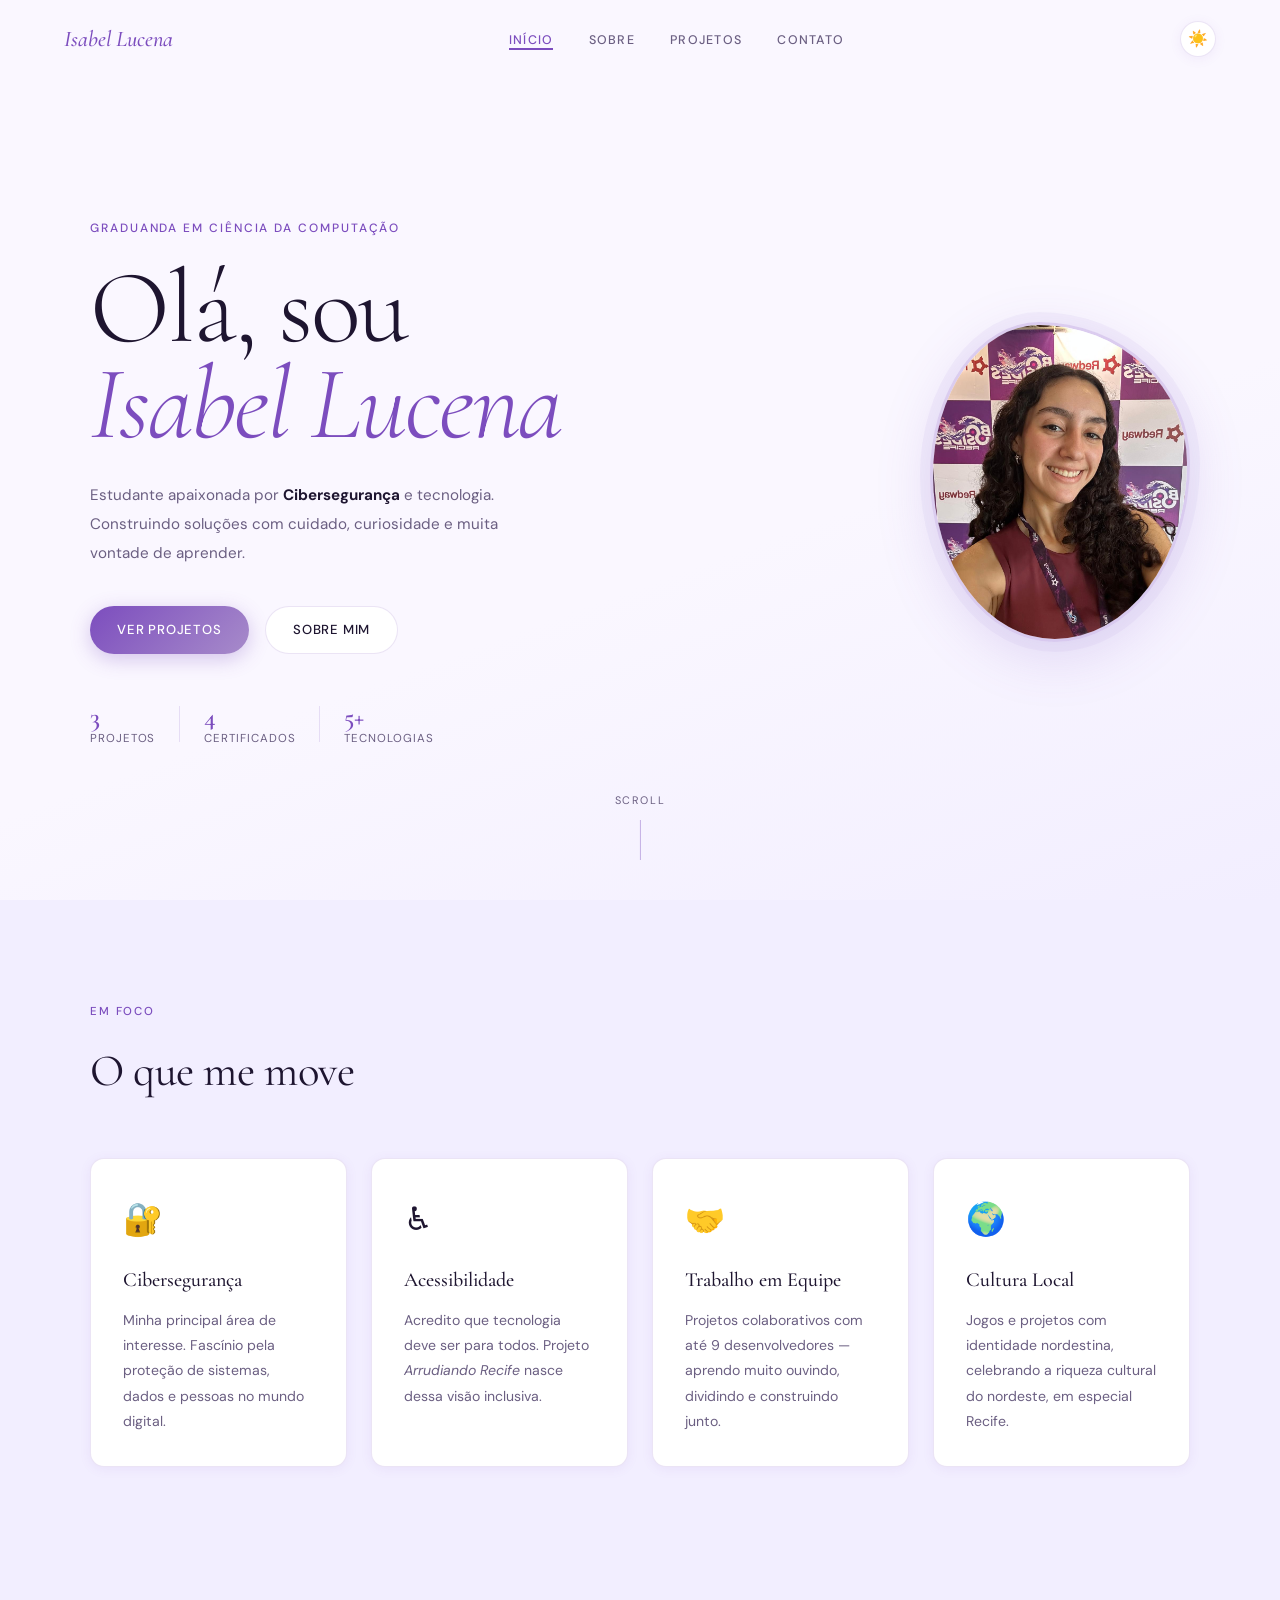
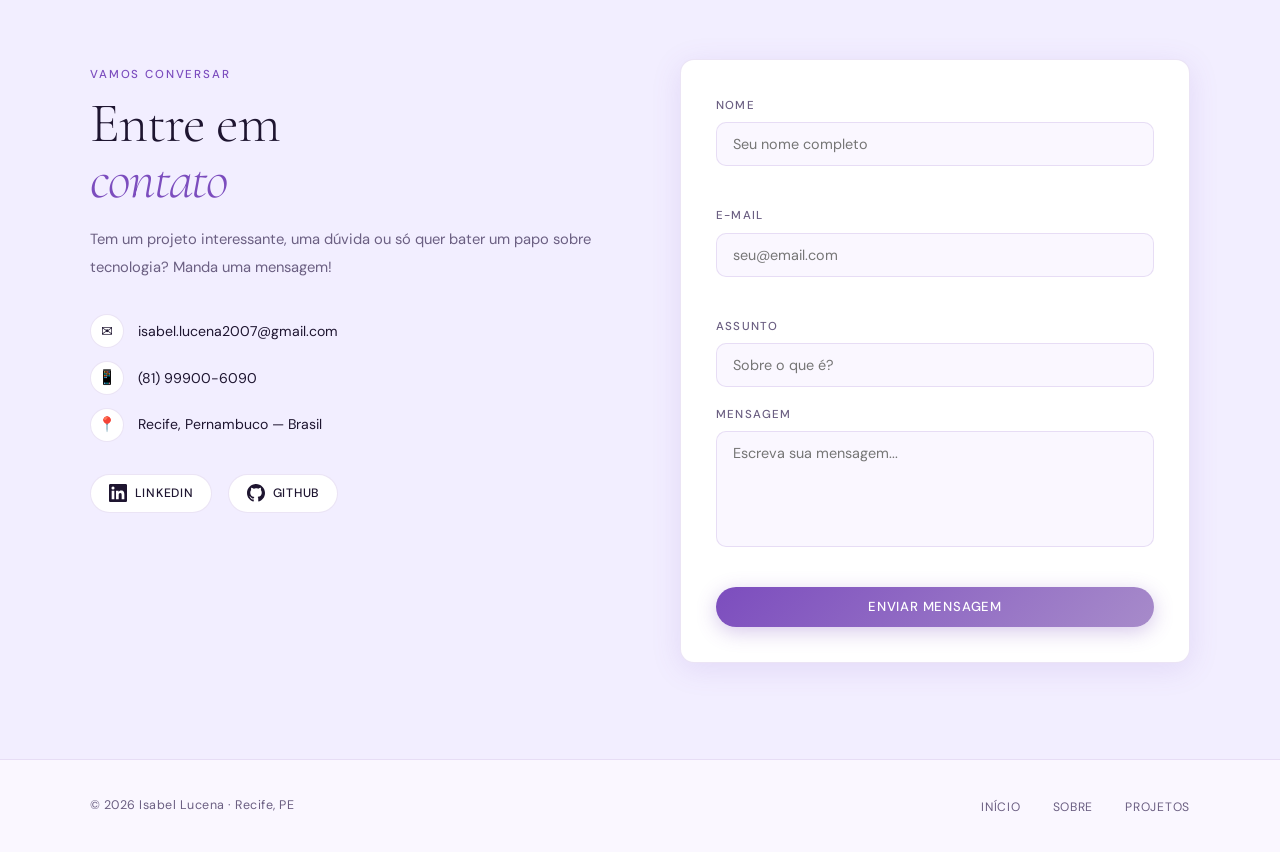
<file: index.html>
<!DOCTYPE html>
<html lang="pt-BR" data-theme="light">
<head>
  <meta charset="UTF-8">
  <meta name="viewport" content="width=device-width, initial-scale=1.0">
  <meta name="description" content="Portfólio de Isabel Lucena — estudante de Ciência da Computação na CESAR School, apaixonada por Cibersegurança.">
  <title>Isabel Lucena — Portfólio</title>
  <link rel="stylesheet" href="style.css">
  <link href="https://fonts.googleapis.com/css2?family=Cormorant+Garamond:ital,wght@0,300;0,400;0,600;1,300;1,400&family=DM+Sans:wght@300;400;500&display=swap" rel="stylesheet">
</head>
<body>

  <header class="site-header" id="site-header">
    <div class="header-inner">
      <a href="index.html" class="logo" aria-label="Início">Isabel Lucena</a>
      <nav class="main-nav" aria-label="Navegação principal">
        <ul class="nav-list">
          <li><a href="index.html" class="nav-link active">Início</a></li>
          <li><a href="sobremim.html" class="nav-link">Sobre</a></li>
          <li><a href="projetos.html" class="nav-link">Projetos</a></li>
          <li><a href="#contato" class="nav-link">Contato</a></li>
        </ul>
      </nav>
      <div class="header-actions">
        <button class="theme-btn" id="themeToggle" aria-label="Alternar tema claro/escuro" title="Alternar tema">
          <span class="theme-icon" id="themeIcon">☀️</span>
        </button>
        <button class="menu-btn" id="menuBtn" aria-label="Abrir menu" aria-expanded="false">
          <span></span><span></span><span></span>
        </button>
      </div>
    </div>
    <nav class="mobile-nav" id="mobileNav" aria-label="Menu mobile" aria-hidden="true">
      <ul>
        <li><a href="index.html" class="nav-link">Início</a></li>
        <li><a href="sobremim.html" class="nav-link">Sobre Mim</a></li>
        <li><a href="projetos.html" class="nav-link">Projetos</a></li>
        <li><a href="#contato" class="nav-link">Contato</a></li>
      </ul>
    </nav>
  </header>

  <main>
    <section class="hero" id="hero" aria-labelledby="hero-title">
      <div class="hero-grid">

        <div class="hero-text">
          <p class="hero-eyebrow">Graduanda em Ciência da Computação</p>
          <h1 id="hero-title" class="hero-title">
            Olá, sou<br><em>Isabel Lucena</em>
          </h1>
          <p class="hero-desc">
            Estudante apaixonada por <strong>Cibersegurança</strong> e tecnologia.
            Construindo soluções com cuidado, curiosidade e muita vontade de aprender.
          </p>
          <div class="hero-ctas">
            <a href="projetos.html" class="btn btn-primary">Ver projetos</a>
            <a href="sobremim.html" class="btn btn-ghost">Sobre mim</a>
          </div>
          <div class="hero-stats" role="list" aria-label="Destaques">
            <div class="stat" role="listitem">
              <strong>3</strong>
              <span>Projetos</span>
            </div>
            <div class="stat-divider" aria-hidden="true"></div>
            <div class="stat" role="listitem">
              <strong>4</strong>
              <span>Certificados</span>
            </div>
            <div class="stat-divider" aria-hidden="true"></div>
            <div class="stat" role="listitem">
              <strong>5+</strong>
              <span>Tecnologias</span>
            </div>
          </div>
        </div>

        <figure class="hero-figure">
          <img
            src="Isabel.jpeg"
            alt="Isabel Lucena sorrindo no evento BSides Recife, com crachá e banner ao fundo"
            class="hero-photo">
          <figcaption class="visually-hidden">Isabel Lucena no BSides Recife 2025</figcaption>
        </figure>

      </div>
      <div class="scroll-hint" aria-hidden="true">
        <span>scroll</span>
        <div class="scroll-line"></div>
      </div>
    </section>

    <section class="highlights reveal-section" aria-labelledby="highlights-title">
      <div class="container">
        <header class="section-header">
          <span class="section-tag">Em foco</span>
          <h2 id="highlights-title">O que me move</h2>
        </header>
        <div class="highlights-grid">
          <article class="highlight-card reveal">
            <div class="card-icon" aria-hidden="true">🔐</div>
            <h3>Cibersegurança</h3>
            <p>Minha principal área de interesse. Fascínio pela proteção de sistemas, dados e pessoas no mundo digital.</p>
          </article>
          <article class="highlight-card reveal">
            <div class="card-icon" aria-hidden="true">♿</div>
            <h3>Acessibilidade</h3>
            <p>Acredito que tecnologia deve ser para todos. Projeto <em>Arrudiando Recife</em> nasce dessa visão inclusiva.</p>
          </article>
          <article class="highlight-card reveal">
            <div class="card-icon" aria-hidden="true">🤝</div>
            <h3>Trabalho em Equipe</h3>
            <p>Projetos colaborativos com até 9 desenvolvedores — aprendo muito ouvindo, dividindo e construindo junto.</p>
          </article>
          <article class="highlight-card reveal">
            <div class="card-icon" aria-hidden="true">🌍</div>
            <h3>Cultura Local</h3>
            <p>Jogos e projetos com identidade nordestina, celebrando a riqueza cultural do nordeste, em especial Recife.</p>
          </article>
        </div>
      </div>
    </section>

    <section class="contact reveal-section" id="contato" aria-labelledby="contact-title">
      <div class="container contact-grid">

        <div class="contact-text reveal">
          <span class="section-tag">Vamos conversar</span>
          <h2 id="contact-title">Entre em<br><em>contato</em></h2>
          <p>Tem um projeto interessante, uma dúvida ou só quer bater um papo sobre tecnologia? Manda uma mensagem!</p>
          <address class="contact-info-list">
            <a href="mailto:isabel.lucena2007@gmail.com" class="contact-info-item">
              <span class="ci-icon" aria-hidden="true">✉</span>
              <span>isabel.lucena2007@gmail.com</span>
            </a>
            <a href="tel:+5581999006090" class="contact-info-item">
              <span class="ci-icon" aria-hidden="true">📱</span>
              <span>(81) 99900-6090</span>
            </a>
            <span class="contact-info-item">
              <span class="ci-icon" aria-hidden="true">📍</span>
              <span>Recife, Pernambuco — Brasil</span>
            </span>
          </address>
          <div class="social-links">
            <a href="https://www.linkedin.com/in/isabel-araújo-de-lucena-a12a613b9" target="_blank" rel="noopener noreferrer" class="social-link" aria-label="LinkedIn de Isabel Lucena">
              <svg width="18" height="18" fill="currentColor" viewBox="0 0 24 24" aria-hidden="true"><path d="M20.447 20.452h-3.554v-5.569c0-1.328-.027-3.037-1.852-3.037-1.853 0-2.136 1.445-2.136 2.939v5.667H9.351V9h3.414v1.561h.046c.477-.9 1.637-1.85 3.37-1.85 3.601 0 4.267 2.37 4.267 5.455v6.286zM5.337 7.433a2.062 2.062 0 01-2.063-2.065 2.064 2.064 0 112.063 2.065zm1.782 13.019H3.555V9h3.564v11.452zM22.225 0H1.771C.792 0 0 .774 0 1.729v20.542C0 23.227.792 24 1.771 24h20.451C23.2 24 24 23.227 24 22.271V1.729C24 .774 23.2 0 22.222 0h.003z"/></svg>
              LinkedIn
            </a>
            <a href="https://github.com/isabel-lucena" target="_blank" rel="noopener noreferrer" class="social-link" aria-label="GitHub de Isabel Lucena">
              <svg width="18" height="18" fill="currentColor" viewBox="0 0 24 24" aria-hidden="true"><path d="M12 0C5.37 0 0 5.37 0 12c0 5.3 3.438 9.8 8.205 11.387.6.113.82-.258.82-.577v-2.234c-3.338.726-4.033-1.416-4.033-1.416-.546-1.387-1.333-1.756-1.333-1.756-1.089-.745.083-.729.083-.729 1.205.084 1.839 1.237 1.839 1.237 1.07 1.834 2.807 1.304 3.492.997.107-.775.418-1.305.762-1.604-2.665-.305-5.467-1.334-5.467-5.931 0-1.311.469-2.381 1.236-3.221-.124-.303-.535-1.524.117-3.176 0 0 1.008-.322 3.301 1.23A11.509 11.509 0 0112 5.803c1.02.005 2.047.138 3.006.404 2.291-1.552 3.297-1.23 3.297-1.23.653 1.653.242 2.874.118 3.176.77.84 1.235 1.911 1.235 3.221 0 4.609-2.807 5.624-5.479 5.921.43.372.823 1.102.823 2.222v3.293c0 .319.192.694.801.576C20.566 21.797 24 17.3 24 12c0-6.63-5.37-12-12-12z"/></svg>
              GitHub
            </a>
          </div>
        </div>

        <div class="contact-form-wrap reveal">
          <form class="contact-form" id="contactForm" novalidate aria-label="Formulário de contato">
            <div class="form-group">
              <label for="form-name">Nome</label>
              <input type="text" id="form-name" name="name" placeholder="Seu nome completo" autocomplete="name" required>
              <span class="field-error" id="err-name" role="alert"></span>
            </div>
            <div class="form-group">
              <label for="form-email">E-mail</label>
              <input type="email" id="form-email" name="email" placeholder="seu@email.com" autocomplete="email" required>
              <span class="field-error" id="err-email" role="alert"></span>
            </div>
            <div class="form-group">
              <label for="form-subject">Assunto</label>
              <input type="text" id="form-subject" name="subject" placeholder="Sobre o que é?">
            </div>
            <div class="form-group">
              <label for="form-msg">Mensagem</label>
              <textarea id="form-msg" name="message" rows="5" placeholder="Escreva sua mensagem..." required></textarea>
              <span class="field-error" id="err-msg" role="alert"></span>
            </div>
            <button type="submit" class="btn btn-primary btn-full" id="submitBtn">
              <span id="submitLabel">Enviar mensagem</span>
            </button>
            <p class="form-success" id="formSuccess" role="status" aria-live="polite" hidden>
              ✦ Mensagem preparada! Abrindo seu cliente de e-mail...
            </p>
          </form>
        </div>

      </div>
    </section>
  </main>

  <footer class="site-footer">
    <div class="footer-inner">
      <p class="footer-copy">© 2026 Isabel Lucena · Recife, PE</p>
      <nav aria-label="Links do rodapé">
        <ul class="footer-nav">
          <li><a href="index.html">Início</a></li>
          <li><a href="sobremim.html">Sobre</a></li>
          <li><a href="projetos.html">Projetos</a></li>
        </ul>
      </nav>
    </div>
  </footer>

  <script src="script.js"></script>
</body>
</html>
</file>
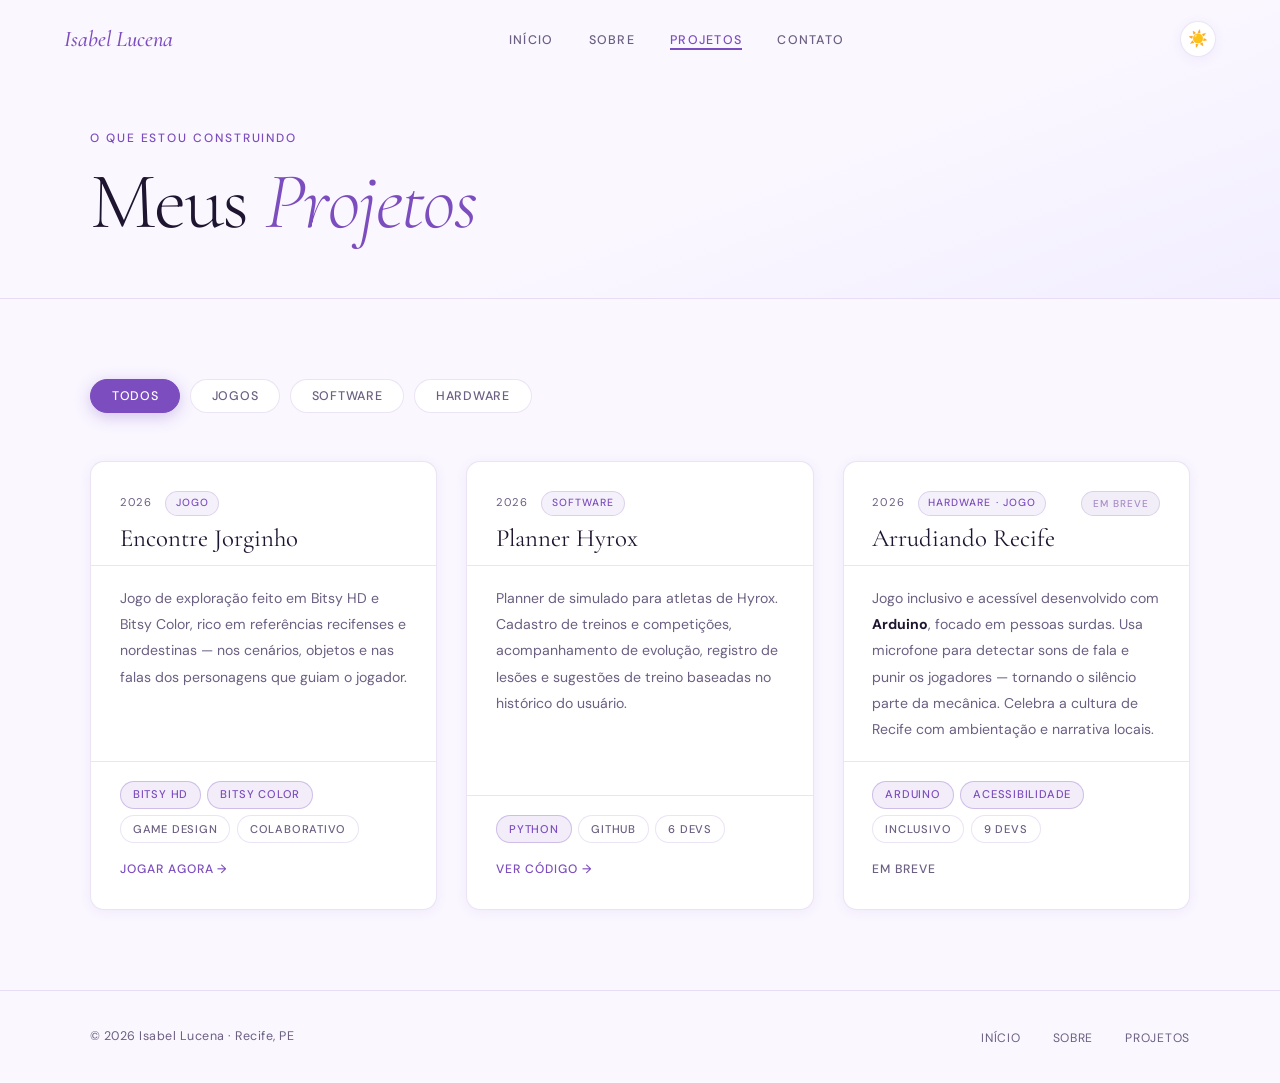
<file: projetos.html>
<!DOCTYPE html>
<html lang="pt-BR" data-theme="light">
<head>
  <meta charset="UTF-8">
  <meta name="viewport" content="width=device-width, initial-scale=1.0">
  <meta name="description" content="Projetos de Isabel Lucena — jogos, ferramentas e soluções desenvolvidas na CESAR School.">
  <title>Projetos — Isabel Lucena</title>
  <link rel="stylesheet" href="style.css">
  <link href="https://fonts.googleapis.com/css2?family=Cormorant+Garamond:ital,wght@0,300;0,400;0,600;1,300;1,400&family=DM+Sans:wght@300;400;500&display=swap" rel="stylesheet">
</head>
<body>

  <header class="site-header" id="site-header">
    <div class="header-inner">
      <a href="index.html" class="logo">Isabel Lucena</a>
      <nav class="main-nav" aria-label="Navegação principal">
        <ul class="nav-list">
          <li><a href="index.html" class="nav-link">Início</a></li>
          <li><a href="sobremim.html" class="nav-link">Sobre</a></li>
          <li><a href="projetos.html" class="nav-link active">Projetos</a></li>
          <li><a href="index.html#contato" class="nav-link">Contato</a></li>
        </ul>
      </nav>
      <div class="header-actions">
        <button class="theme-btn" id="themeToggle" aria-label="Alternar tema" title="Alternar tema">
          <span class="theme-icon" id="themeIcon">☀️</span>
        </button>
        <button class="menu-btn" id="menuBtn" aria-label="Abrir menu" aria-expanded="false">
          <span></span><span></span><span></span>
        </button>
      </div>
    </div>
    <nav class="mobile-nav" id="mobileNav" aria-label="Menu mobile" aria-hidden="true">
      <ul>
        <li><a href="index.html" class="nav-link">Início</a></li>
        <li><a href="sobremim.html" class="nav-link">Sobre Mim</a></li>
        <li><a href="projetos.html" class="nav-link">Projetos</a></li>
        <li><a href="index.html#contato" class="nav-link">Contato</a></li>
      </ul>
    </nav>
  </header>

  <main>
    <!-- ═══ PAGE HERO ══════════════════════════════════════════ -->
    <section class="page-hero" aria-labelledby="page-title">
      <div class="container">
        <p class="hero-eyebrow">O que estou construindo</p>
        <h1 id="page-title">Meus <em>Projetos</em></h1>
      </div>
    </section>

    <!-- ═══ FILTER BAR (JS) ════════════════════════════════════ -->
    <section class="projects-section reveal-section" aria-labelledby="projects-heading">
      <div class="container">
        <div class="filter-bar" role="group" aria-label="Filtrar projetos por categoria">
          <button class="filter-btn active" data-filter="all">Todos</button>
          <button class="filter-btn" data-filter="jogo">Jogos</button>
          <button class="filter-btn" data-filter="software">Software</button>
          <button class="filter-btn" data-filter="hardware">Hardware</button>
        </div>

        <h2 id="projects-heading" class="visually-hidden">Lista de projetos</h2>

        <div class="projects-grid" id="projectsGrid">

          <article class="project-card reveal" data-category="jogo" aria-labelledby="proj1-title">
            <header class="project-card-header">
              <div class="project-meta">
                <time datetime="2026">2026</time>
                <span class="project-category">Jogo</span>
              </div>
              <h3 id="proj1-title" class="project-title">Encontre Jorginho</h3>
            </header>
            <div class="project-body">
              <p>Jogo de exploração feito em Bitsy HD e Bitsy Color, rico em referências recifenses e nordestinas — nos cenários, objetos e nas falas dos personagens que guiam o jogador.</p>
            </div>
            <footer class="project-card-footer">
              <ul class="tag-list" aria-label="Tecnologias">
                <li class="tag accent">Bitsy HD</li>
                <li class="tag accent">Bitsy Color</li>
                <li class="tag">Game Design</li>
                <li class="tag">Colaborativo</li>
              </ul>
              <div class="project-links">
                <a href="https://annabetelisboa.itch.io/encontre-jorginho" target="_blank" rel="noopener noreferrer" class="project-link" aria-label="Jogar Encontre Jorginho no itch.io">
                  Jogar agora →
                </a>
              </div>
            </footer>
          </article>

          <article class="project-card reveal" data-category="software" aria-labelledby="proj2-title">
            <header class="project-card-header">
              <div class="project-meta">
                <time datetime="2026">2026</time>
                <span class="project-category">Software</span>
              </div>
              <h3 id="proj2-title" class="project-title">Planner Hyrox</h3>
            </header>
            <div class="project-body">
              <p>Planner de simulado para atletas de Hyrox. Cadastro de treinos e competições, acompanhamento de evolução, registro de lesões e sugestões de treino baseadas no histórico do usuário.</p>
            </div>
            <footer class="project-card-footer">
              <ul class="tag-list" aria-label="Tecnologias">
                <li class="tag accent">Python</li>
                <li class="tag">GitHub</li>
                <li class="tag">6 devs</li>
              </ul>
              <div class="project-links">
                <a href="https://github.com/GManzii/Projeto-hyrox-planner.git" target="_blank" rel="noopener noreferrer" class="project-link" aria-label="Ver código do Planner Hyrox no GitHub">
                  Ver código →
                </a>
              </div>
            </footer>
          </article>

          <article class="project-card reveal" data-category="hardware jogo" aria-labelledby="proj3-title">
            <header class="project-card-header">
              <div class="project-meta">
                <time datetime="2026">2026</time>
                <span class="project-category">Hardware · Jogo</span>
              </div>
              <span class="project-badge">Em breve</span>
              <h3 id="proj3-title" class="project-title">Arrudiando Recife</h3>
            </header>
            <div class="project-body">
              <p>Jogo inclusivo e acessível desenvolvido com <strong>Arduino</strong>, focado em pessoas surdas. Usa microfone para detectar sons de fala e punir os jogadores — tornando o silêncio parte da mecânica. Celebra a cultura de Recife com ambientação e narrativa locais.</p>
            </div>
            <footer class="project-card-footer">
              <ul class="tag-list" aria-label="Tecnologias">
                <li class="tag accent">Arduino</li>
                <li class="tag accent">Acessibilidade</li>
                <li class="tag">Inclusivo</li>
                <li class="tag">9 devs</li>
              </ul>
              <div class="project-links">
                <span class="project-link muted" aria-disabled="true">Em breve</span>
              </div>
            </footer>
          </article>

        </div>

        <!-- Empty state (shown by JS when filter has no results) -->
        <p class="empty-state" id="emptyState" hidden role="status">
          Nenhum projeto nessa categoria ainda. 👾
        </p>
      </div>
    </section>
  </main>

  <footer class="site-footer">
    <div class="footer-inner">
      <p class="footer-copy">© 2026 Isabel Lucena · Recife, PE</p>
      <nav aria-label="Links do rodapé">
        <ul class="footer-nav">
          <li><a href="index.html">Início</a></li>
          <li><a href="sobremim.html">Sobre</a></li>
          <li><a href="projetos.html">Projetos</a></li>
        </ul>
      </nav>
    </div>
  </footer>

  <script src="script.js"></script>
</body>
</html>
</file>
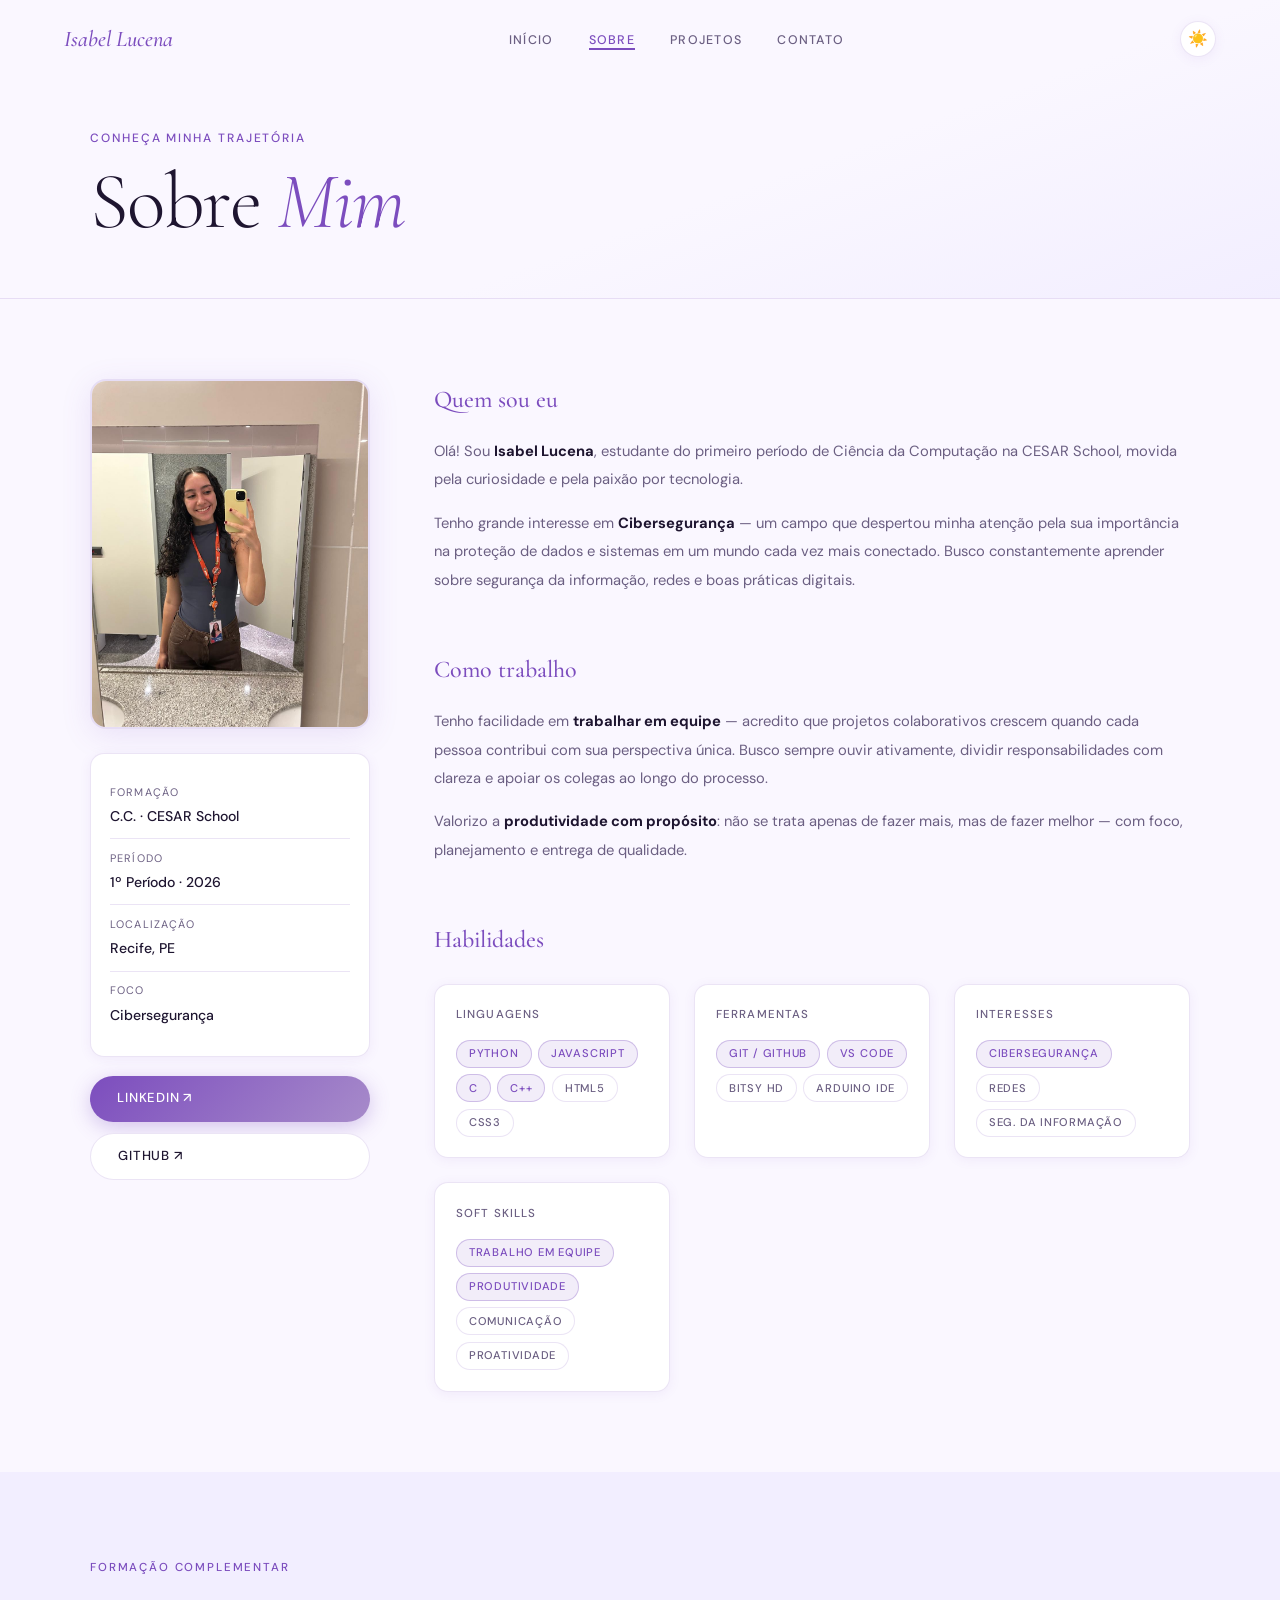
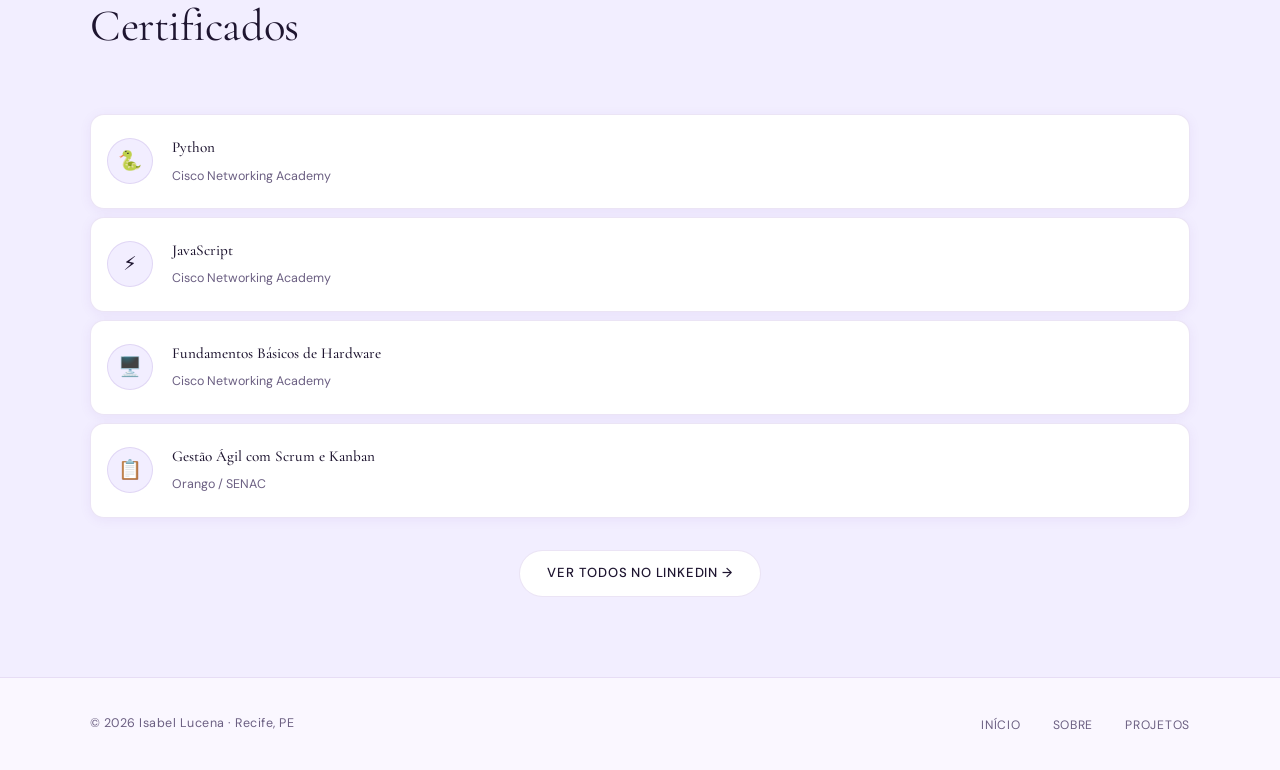
<file: sobremim.html>
<!DOCTYPE html>
<html lang="pt-BR" data-theme="light">
<head>
  <meta charset="UTF-8">
  <meta name="viewport" content="width=device-width, initial-scale=1.0">
  <meta name="description" content="Sobre Isabel Lucena — habilidades, formação e trajetória na Ciência da Computação.">
  <title>Isabel Lucena — Sobre Mim</title>
  <link rel="stylesheet" href="style.css">
  <link href="https://fonts.googleapis.com/css2?family=Cormorant+Garamond:ital,wght@0,300;0,400;0,600;1,300;1,400&family=DM+Sans:wght@300;400;500&display=swap" rel="stylesheet">
</head>
<body>

  <header class="site-header" id="site-header">
    <div class="header-inner">
      <a href="index.html" class="logo">Isabel Lucena</a>
      <nav class="main-nav" aria-label="Navegação principal">
        <ul class="nav-list">
          <li><a href="index.html" class="nav-link">Início</a></li>
          <li><a href="sobremim.html" class="nav-link active">Sobre</a></li>
          <li><a href="projetos.html" class="nav-link">Projetos</a></li>
          <li><a href="index.html#contato" class="nav-link">Contato</a></li>
        </ul>
      </nav>
      <div class="header-actions">
        <button class="theme-btn" id="themeToggle" aria-label="Alternar tema" title="Alternar tema">
          <span class="theme-icon" id="themeIcon">☀️</span>
        </button>
        <button class="menu-btn" id="menuBtn" aria-label="Abrir menu" aria-expanded="false">
          <span></span><span></span><span></span>
        </button>
      </div>
    </div>
    <nav class="mobile-nav" id="mobileNav" aria-label="Menu mobile" aria-hidden="true">
      <ul>
        <li><a href="index.html" class="nav-link">Início</a></li>
        <li><a href="sobremim.html" class="nav-link">Sobre Mim</a></li>
        <li><a href="projetos.html" class="nav-link">Projetos</a></li>
        <li><a href="index.html#contato" class="nav-link">Contato</a></li>
      </ul>
    </nav>
  </header>

  <main>
    <section class="page-hero" aria-labelledby="page-title">
      <div class="container">
        <p class="hero-eyebrow">Conheça minha trajetória</p>
        <h1 id="page-title">Sobre <em>Mim</em></h1>
      </div>
    </section>

    <section class="bio reveal-section" aria-labelledby="bio-title">
      <div class="container bio-grid">

        <aside class="bio-sidebar reveal">
          <figure class="bio-photo-wrap">
            <img
              src="il.jpeg"
              alt="Isabel Lucena no BSides Recife"
              class="bio-photo">
          </figure>
          <div class="bio-quick">
            <div class="bq-item">
              <span class="bq-label">Formação</span>
              <span class="bq-value">C.C. · CESAR School</span>
            </div>
            <div class="bq-item">
              <span class="bq-label">Período</span>
              <span class="bq-value">1º Período · 2026</span>
            </div>
            <div class="bq-item">
              <span class="bq-label">Localização</span>
              <span class="bq-value">Recife, PE</span>
            </div>
            <div class="bq-item">
              <span class="bq-label">Foco</span>
              <span class="bq-value">Cibersegurança</span>
            </div>
          </div>
          <div class="bio-links">
            <a href="https://www.linkedin.com/in/isabel-araújo-de-lucena-a12a613b9" target="_blank" rel="noopener noreferrer" class="btn btn-primary">LinkedIn ↗</a>
            <a href="https://github.com/isabel-lucena" target="_blank" rel="noopener noreferrer" class="btn btn-ghost">GitHub ↗</a>
          </div>
        </aside>

        <div class="bio-content">
          <h2 id="bio-title" class="visually-hidden">Minha história</h2>

          <article class="bio-block reveal">
            <h3>Quem sou eu</h3>
            <p>Olá! Sou <strong>Isabel Lucena</strong>, estudante do primeiro período de Ciência da Computação na CESAR School, movida pela curiosidade e pela paixão por tecnologia.</p>
            <p>Tenho grande interesse em <strong>Cibersegurança</strong> — um campo que despertou minha atenção pela sua importância na proteção de dados e sistemas em um mundo cada vez mais conectado. Busco constantemente aprender sobre segurança da informação, redes e boas práticas digitais.</p>
          </article>

          <article class="bio-block reveal">
            <h3>Como trabalho</h3>
            <p>Tenho facilidade em <strong>trabalhar em equipe</strong> — acredito que projetos colaborativos crescem quando cada pessoa contribui com sua perspectiva única. Busco sempre ouvir ativamente, dividir responsabilidades com clareza e apoiar os colegas ao longo do processo.</p>
            <p>Valorizo a <strong>produtividade com propósito</strong>: não se trata apenas de fazer mais, mas de fazer melhor — com foco, planejamento e entrega de qualidade.</p>
          </article>

          <div class="skills-section reveal" aria-labelledby="skills-title">
            <h3 id="skills-title">Habilidades</h3>
            <div class="skills-grid">
              <div class="skill-group">
                <h4>Linguagens</h4>
                <ul class="tag-list" role="list">
                  <li class="tag accent">Python</li>
                  <li class="tag accent">JavaScript</li>
                  <li class="tag accent">C</li>
                  <li class="tag accent">C++</li>
                  <li class="tag">HTML5</li>
                  <li class="tag">CSS3</li>
                </ul>
              </div>
              <div class="skill-group">
                <h4>Ferramentas</h4>
                <ul class="tag-list" role="list">
                  <li class="tag accent">Git / GitHub</li>
                  <li class="tag accent">VS Code</li>
                  <li class="tag">Bitsy HD</li>
                  <li class="tag">Arduino IDE</li>
                </ul>
              </div>
              <div class="skill-group">
                <h4>Interesses</h4>
                <ul class="tag-list" role="list">
                  <li class="tag accent">Cibersegurança</li>
                  <li class="tag">Redes</li>
                  <li class="tag">Seg. da Informação</li>
                </ul>
              </div>
              <div class="skill-group">
                <h4>Soft Skills</h4>
                <ul class="tag-list" role="list">
                  <li class="tag accent">Trabalho em Equipe</li>
                  <li class="tag accent">Produtividade</li>
                  <li class="tag">Comunicação</li>
                  <li class="tag">Proatividade</li>
                </ul>
              </div>
            </div>
          </div>
        </div>
      </div>
    </section>

    <section class="certs reveal-section" aria-labelledby="certs-title">
      <div class="container">
        <header class="section-header">
          <span class="section-tag">Formação complementar</span>
          <h2 id="certs-title">Certificados</h2>
        </header>
        <ul class="certs-list" role="list">
          <li>
            <a href="https://www.linkedin.com/in/isabel-ara%C3%BAjo-de-lucena-a12a613b9/details/certifications/" target="_blank" rel="noopener noreferrer" class="cert-card reveal" aria-label="Certificado Python — Cisco Networking Academy">
              <span class="cert-icon" aria-hidden="true">🐍</span>
              <div class="cert-info">
                <strong>Python</strong>
                <span>Cisco Networking Academy</span>
              </div>
              <span class="cert-arrow" aria-hidden="true">→</span>
            </a>
          </li>
          <li>
            <a href="https://www.linkedin.com/in/isabel-ara%C3%BAjo-de-lucena-a12a613b9/details/certifications/" target="_blank" rel="noopener noreferrer" class="cert-card reveal" aria-label="Certificado JavaScript — Cisco Networking Academy">
              <span class="cert-icon" aria-hidden="true">⚡</span>
              <div class="cert-info">
                <strong>JavaScript</strong>
                <span>Cisco Networking Academy</span>
              </div>
              <span class="cert-arrow" aria-hidden="true">→</span>
            </a>
          </li>
          <li>
            <a href="https://www.linkedin.com/in/isabel-ara%C3%BAjo-de-lucena-a12a613b9/details/certifications/" target="_blank" rel="noopener noreferrer" class="cert-card reveal" aria-label="Certificado Fundamentos Básicos de Hardware — Cisco Networking Academy">
              <span class="cert-icon" aria-hidden="true">🖥️</span>
              <div class="cert-info">
                <strong>Fundamentos Básicos de Hardware</strong>
                <span>Cisco Networking Academy</span>
              </div>
              <span class="cert-arrow" aria-hidden="true">→</span>
            </a>
          </li>
          <li>
            <a href="https://www.linkedin.com/in/isabel-ara%C3%BAjo-de-lucena-a12a613b9/details/certifications/" target="_blank" rel="noopener noreferrer" class="cert-card reveal" aria-label="Certificado Gestão Ágil com Scrum e Kanban — Orango / SENAC">
              <span class="cert-icon" aria-hidden="true">📋</span>
              <div class="cert-info">
                <strong>Gestão Ágil com Scrum e Kanban</strong>
                <span>Orango / SENAC</span>
              </div>
              <span class="cert-arrow" aria-hidden="true">→</span>
            </a>
          </li>
        </ul>
        <div class="certs-cta">
          <a href="https://www.linkedin.com/in/isabel-ara%C3%BAjo-de-lucena-a12a613b9/details/certifications/" target="_blank" rel="noopener noreferrer" class="btn btn-ghost">Ver todos no LinkedIn →</a>
        </div>
      </div>
    </section>
  </main>

  <footer class="site-footer">
    <div class="footer-inner">
      <p class="footer-copy">© 2026 Isabel Lucena · Recife, PE</p>
      <nav aria-label="Links do rodapé">
        <ul class="footer-nav">
          <li><a href="index.html">Início</a></li>
          <li><a href="sobremim.html">Sobre</a></li>
          <li><a href="projetos.html">Projetos</a></li>
        </ul>
      </nav>
    </div>
  </footer>

  <script src="script.js"></script>
</body>
</html>
</file>
<file: style.css>
/* ==========================================================
   style.css — Isabel Lucena Portfólio
   ========================================================== */

/* ── TOKENS ─────────────────────────────────────────────── */
:root {
  --bg:        #faf7ff;
  --bg2:       #f2eeff;
  --surface:   #ffffff;
  --accent:    #7c4dbe;
  --accent2:   #a78bca;
  --text:      #1e1530;
  --muted:     #6b5f82;
  --border:    rgba(124, 77, 190, 0.15);
  --radius:    14px;
  --shadow-sm: 0 2px 12px rgba(124, 77, 190, 0.08);
  --shadow:    0 6px 30px rgba(124, 77, 190, 0.13);
  --shadow-lg: 0 14px 55px rgba(124, 77, 190, 0.18);
  --serif:     'Cormorant Garamond', Georgia, serif;
  --sans:      'DM Sans', system-ui, sans-serif;
  --transition: 0.25s ease;
}
[data-theme="dark"] {
  --bg:        #120d1d;
  --bg2:       #1a1228;
  --surface:   #211733;
  --accent:    #b48ee0;
  --accent2:   #c9aef0;
  --text:      #ede8f8;
  --muted:     #9b8db8;
  --border:    rgba(180, 142, 224, 0.18);
  --shadow-sm: 0 2px 12px rgba(0, 0, 0, 0.3);
  --shadow:    0 6px 30px rgba(0, 0, 0, 0.4);
  --shadow-lg: 0 14px 55px rgba(0, 0, 0, 0.5);
}

/* ── RESET & BASE ────────────────────────────────────────── */
*, *::before, *::after { box-sizing: border-box; margin: 0; padding: 0; }
html { scroll-behavior: smooth; font-size: 16px; }
body {
  font-family: var(--sans);
  background: var(--bg);
  color: var(--text);
  line-height: 1.75;
  transition: background var(--transition), color var(--transition);
  overflow-x: hidden;
}
img { max-width: 100%; display: block; }
a { color: inherit; }
ul { list-style: none; }
.visually-hidden {
  position: absolute; width: 1px; height: 1px;
  padding: 0; margin: -1px; overflow: hidden;
  clip: rect(0,0,0,0); white-space: nowrap; border: 0;
}

/* ── CONTAINER ───────────────────────────────────────────── */
.container {
  width: min(1100px, 100% - 3rem);
  margin-inline: auto;
}

/* ── BUTTONS ─────────────────────────────────────────────── */
.btn {
  display: inline-flex; align-items: center; gap: .5rem;
  padding: .7rem 1.7rem;
  border-radius: 50px;
  font-family: var(--sans); font-size: .82rem;
  font-weight: 500; letter-spacing: .06em;
  text-transform: uppercase; text-decoration: none;
  border: none; cursor: pointer;
  transition: transform var(--transition), box-shadow var(--transition), background var(--transition);
}
.btn-primary {
  background: linear-gradient(135deg, var(--accent), var(--accent2));
  color: #fff;
  box-shadow: 0 5px 20px rgba(124, 77, 190, .3);
}
.btn-primary:hover { transform: translateY(-2px); box-shadow: 0 8px 28px rgba(124, 77, 190, .4); }
.btn-ghost {
  background: var(--surface); color: var(--text);
  border: 1.5px solid var(--border);
}
.btn-ghost:hover { border-color: var(--accent); color: var(--accent); transform: translateY(-2px); }
.btn-full { width: 100%; justify-content: center; }

/* ── TAGS ────────────────────────────────────────────────── */
.tag-list { display: flex; flex-wrap: wrap; gap: .4rem; }
.tag {
  padding: .2rem .75rem; border-radius: 50px;
  font-size: .7rem; font-weight: 500; letter-spacing: .07em;
  text-transform: uppercase;
  background: var(--surface); border: 1px solid var(--border); color: var(--muted);
}
.tag.accent {
  background: rgba(124,77,190,.1); border-color: rgba(124,77,190,.3); color: var(--accent);
}
[data-theme="dark"] .tag.accent {
  background: rgba(180,142,224,.12); border-color: rgba(180,142,224,.3); color: var(--accent2);
}

/* ── SECTION HEADER ──────────────────────────────────────── */
.section-header { margin-bottom: 3rem; }
.section-tag {
  display: inline-block;
  font-size: .72rem; font-weight: 500; letter-spacing: .16em;
  text-transform: uppercase; color: var(--accent);
  margin-bottom: .6rem;
}
.section-header h2 {
  font-family: var(--serif);
  font-size: clamp(1.9rem, 4vw, 2.8rem);
  font-weight: 400; letter-spacing: -.01em;
}
.section-header h2 em { font-style: italic; color: var(--accent); }

/* ── REVEAL ANIMATION ────────────────────────────────────── */
.reveal {
  opacity: 0; transform: translateY(32px);
  transition: opacity .75s ease, transform .75s ease;
}
.reveal.visible { opacity: 1; transform: translateY(0); }

/* ═══════════════════════════════════════════════════════════
   HEADER
═══════════════════════════════════════════════════════════ */
.site-header {
  position: fixed; top: 0; left: 0; right: 0; z-index: 200;
  transition: background var(--transition), box-shadow var(--transition);
}
.site-header.scrolled {
  background: rgba(250,247,255,.92);
  backdrop-filter: blur(16px);
  box-shadow: 0 1px 0 var(--border), var(--shadow-sm);
}
[data-theme="dark"] .site-header.scrolled { background: rgba(18,13,29,.92); }

.header-inner {
  display: flex; align-items: center; justify-content: space-between;
  padding: 1.2rem 1.5rem;
  max-width: 1200px; margin-inline: auto;
}

.logo {
  font-family: var(--serif); font-size: 1.4rem;
  font-weight: 500; font-style: italic;
  color: var(--accent); text-decoration: none;
  white-space: nowrap;
}

/* Main nav */
.main-nav { display: flex; }
.nav-list { display: flex; gap: 2.2rem; }
.nav-link {
  font-size: .78rem; font-weight: 500; letter-spacing: .1em;
  text-transform: uppercase; color: var(--muted);
  text-decoration: none; position: relative; padding-bottom: 2px;
  transition: color var(--transition);
}
.nav-link::after {
  content: ''; position: absolute; bottom: 0; left: 0;
  width: 0; height: 1.5px; background: var(--accent);
  transition: width var(--transition);
}
.nav-link:hover, .nav-link.active { color: var(--accent); }
.nav-link:hover::after, .nav-link.active::after { width: 100%; }

/* Header actions */
.header-actions { display: flex; align-items: center; gap: .8rem; }

.theme-btn {
  background: var(--surface); border: 1px solid var(--border);
  border-radius: 50%; width: 36px; height: 36px;
  display: flex; align-items: center; justify-content: center;
  cursor: pointer; font-size: 1rem;
  box-shadow: var(--shadow-sm);
  transition: transform var(--transition), border-color var(--transition);
}
.theme-btn:hover { transform: rotate(20deg); border-color: var(--accent); }

/* Hamburger */
.menu-btn {
  display: none; flex-direction: column; justify-content: space-between;
  width: 26px; height: 18px; background: none; border: none; cursor: pointer;
}
.menu-btn span {
  display: block; height: 2px; background: var(--text);
  border-radius: 2px; transition: transform .3s, opacity .3s;
}
.menu-btn.open span:nth-child(1) { transform: translateY(8px) rotate(45deg); }
.menu-btn.open span:nth-child(2) { opacity: 0; }
.menu-btn.open span:nth-child(3) { transform: translateY(-8px) rotate(-45deg); }

/* Mobile nav */
.mobile-nav {
  display: none;
  background: var(--surface);
  border-top: 1px solid var(--border);
  padding: 0;
  max-height: 0; overflow: hidden;
  transition: max-height .35s ease, padding .35s;
}
.mobile-nav.open { max-height: 300px; padding: 1rem 0; }
.mobile-nav ul { padding: 0 1.5rem; }
.mobile-nav li { padding: .7rem 0; border-bottom: 1px solid var(--border); }
.mobile-nav li:last-child { border-bottom: none; }
.mobile-nav .nav-link { font-size: .85rem; color: var(--text); }

/* ═══════════════════════════════════════════════════════════
   HERO — index
═══════════════════════════════════════════════════════════ */
.hero {
  min-height: 100vh;
  padding: 9rem 1.5rem 5rem;
  display: flex; flex-direction: column;
  justify-content: center;
  position: relative;
  background: linear-gradient(160deg, var(--bg) 60%, var(--bg2));
}
.hero-grid {
  display: grid;
  grid-template-columns: 1fr auto;
  align-items: center;
  gap: 4rem;
  max-width: 1100px; margin-inline: auto; width: 100%;
}

.hero-eyebrow {
  font-size: .75rem; font-weight: 500; letter-spacing: .16em;
  text-transform: uppercase; color: var(--accent);
  margin-bottom: 1.4rem;
}
.hero-title {
  font-family: var(--serif);
  font-size: clamp(3.5rem, 9vw, 6.5rem);
  font-weight: 300; line-height: .92;
  letter-spacing: -.02em; margin-bottom: 1.8rem;
}
.hero-title em { font-style: italic; color: var(--accent); }
.hero-desc {
  max-width: 440px; color: var(--muted);
  font-size: .95rem; line-height: 1.9; margin-bottom: 2.4rem;
}
.hero-desc strong { color: var(--text); }
.hero-ctas { display: flex; gap: 1rem; flex-wrap: wrap; margin-bottom: 3rem; }

/* Stats */
.hero-stats {
  display: flex; align-items: center; gap: 1.5rem;
}
.stat { display: flex; flex-direction: column; line-height: 1.2; }
.stat strong { font-size: 1.6rem; font-weight: 600; color: var(--accent); font-family: var(--serif); }
.stat span { font-size: .72rem; color: var(--muted); text-transform: uppercase; letter-spacing: .08em; }
.stat-divider { width: 1px; height: 36px; background: var(--border); }

/* Hero photo */
.hero-figure { flex-shrink: 0; }
.hero-photo {
  width: 260px; height: 320px; object-fit: cover;
  border-radius: 42% 58% 52% 48% / 48% 44% 56% 52%;
  border: 3px solid rgba(124,77,190,.25);
  box-shadow: var(--shadow-lg), 0 0 0 10px rgba(124,77,190,.05);
}

/* Scroll hint */
.scroll-hint {
  position: absolute; bottom: 2.5rem; left: 50%; transform: translateX(-50%);
  display: flex; flex-direction: column; align-items: center; gap: .6rem;
  font-size: .68rem; letter-spacing: .14em; text-transform: uppercase; color: var(--muted);
}
.scroll-line {
  width: 1px; height: 40px; background: var(--accent); opacity: .4;
  animation: scrollPulse 1.8s ease-in-out infinite;
}
@keyframes scrollPulse { 0%,100%{transform:scaleY(1);opacity:.4} 50%{transform:scaleY(.5);opacity:.15} }

/* ═══════════════════════════════════════════════════════════
   PAGE HERO (sobremim / projetos)
═══════════════════════════════════════════════════════════ */
.page-hero {
  padding: 8rem 1.5rem 3.5rem;
  background: linear-gradient(160deg, var(--bg) 60%, var(--bg2));
  border-bottom: 1px solid var(--border);
}
.page-hero .hero-eyebrow { margin-bottom: .8rem; }
.page-hero h1 {
  font-family: var(--serif);
  font-size: clamp(2.8rem, 7vw, 5rem);
  font-weight: 300; letter-spacing: -.02em; line-height: 1;
}
.page-hero h1 em { font-style: italic; color: var(--accent); }

/* ═══════════════════════════════════════════════════════════
   HIGHLIGHTS — index
═══════════════════════════════════════════════════════════ */
.highlights { padding: 6rem 1.5rem; background: var(--bg2); }
.highlights-grid {
  display: grid;
  grid-template-columns: repeat(auto-fit, minmax(230px, 1fr));
  gap: 1.5rem;
}
.highlight-card {
  background: var(--surface);
  border: 1px solid var(--border);
  border-radius: var(--radius);
  padding: 2rem;
  box-shadow: var(--shadow-sm);
  transition: transform var(--transition), box-shadow var(--transition);
}
.highlight-card:hover { transform: translateY(-5px); box-shadow: var(--shadow); }
.card-icon { font-size: 2rem; margin-bottom: 1rem; }
.highlight-card h3 {
  font-family: var(--serif); font-size: 1.25rem;
  font-weight: 500; margin-bottom: .6rem;
}
.highlight-card p { font-size: .88rem; color: var(--muted); line-height: 1.8; }

/* ═══════════════════════════════════════════════════════════
   BIO — sobremim
═══════════════════════════════════════════════════════════ */
.bio { padding: 5rem 1.5rem; }
.bio-grid {
  display: grid;
  grid-template-columns: 280px 1fr;
  gap: 4rem;
  align-items: start;
}

/* Sidebar */
.bio-sidebar { position: sticky; top: 6rem; }
.bio-photo-wrap { margin-bottom: 1.5rem; }
.bio-photo {
  width: 100%; aspect-ratio: 4/5; object-fit: cover;
  border-radius: 16px;
  box-shadow: var(--shadow);
  border: 2px solid var(--border);
}
.bio-quick {
  background: var(--surface); border: 1px solid var(--border);
  border-radius: var(--radius); padding: 1.2rem;
  margin-bottom: 1.2rem; box-shadow: var(--shadow-sm);
}
.bq-item {
  display: flex; flex-direction: column;
  padding: .6rem 0; border-bottom: 1px solid var(--border);
}
.bq-item:last-child { border-bottom: none; }
.bq-label { font-size: .68rem; letter-spacing: .1em; text-transform: uppercase; color: var(--muted); }
.bq-value { font-size: .88rem; font-weight: 500; margin-top: .15rem; }
.bio-links { display: flex; flex-direction: column; gap: .7rem; }

/* Bio content */
.bio-content { display: flex; flex-direction: column; gap: 2.5rem; }
.bio-block h3 {
  font-family: var(--serif); font-size: 1.5rem; font-weight: 500;
  margin-bottom: 1rem; color: var(--accent);
}
.bio-block p { color: var(--muted); font-size: .92rem; line-height: 1.95; margin-bottom: .9rem; }
.bio-block p strong { color: var(--text); }

/* Skills */
.skills-section h3 {
  font-family: var(--serif); font-size: 1.5rem; font-weight: 500;
  color: var(--accent); margin-bottom: 1.4rem;
}
.skills-grid {
  display: grid;
  grid-template-columns: repeat(auto-fit, minmax(200px, 1fr));
  gap: 1.5rem;
}
.skill-group {
  background: var(--surface); border: 1px solid var(--border);
  border-radius: var(--radius); padding: 1.3rem;
  box-shadow: var(--shadow-sm);
}
.skill-group h4 {
  font-size: .72rem; font-weight: 500; letter-spacing: .1em;
  text-transform: uppercase; color: var(--muted); margin-bottom: .9rem;
}

/* ═══════════════════════════════════════════════════════════
   CERTS — sobremim
═══════════════════════════════════════════════════════════ */
.certs { padding: 5rem 1.5rem; background: var(--bg2); }
.certs-list { display: flex; flex-direction: column; gap: .5rem; margin-bottom: 2rem; }
.cert-card {
  display: flex; align-items: center; gap: 1.2rem;
  padding: 1.2rem 1rem;
  background: var(--surface); border: 1px solid var(--border);
  border-radius: var(--radius); text-decoration: none; color: inherit;
  box-shadow: var(--shadow-sm);
  transition: transform var(--transition), box-shadow var(--transition), border-color var(--transition);
}
.cert-card:hover { transform: translateX(5px); border-color: var(--accent); box-shadow: var(--shadow); }
.cert-icon {
  width: 46px; height: 46px; border-radius: 50%;
  background: var(--bg2); border: 1px solid var(--border);
  display: flex; align-items: center; justify-content: center;
  font-size: 1.2rem; flex-shrink: 0;
}
.cert-info { flex: 1; }
.cert-info strong { display: block; font-size: .95rem; font-family: var(--serif); font-weight: 500; }
.cert-info span { font-size: .78rem; color: var(--muted); }
.cert-arrow { color: var(--accent); font-size: 1.1rem; opacity: 0; transition: opacity var(--transition), transform var(--transition); }
.cert-card:hover .cert-arrow { opacity: 1; transform: translateX(4px); }
.certs-cta { text-align: center; }

/* ═══════════════════════════════════════════════════════════
   PROJECTS — projetos.html
═══════════════════════════════════════════════════════════ */
.projects-section { padding: 5rem 1.5rem; }

/* Filter bar */
.filter-bar {
  display: flex; flex-wrap: wrap; gap: .6rem;
  margin-bottom: 3rem;
}
.filter-btn {
  padding: .5rem 1.3rem;
  background: var(--surface); border: 1.5px solid var(--border);
  border-radius: 50px; font-family: var(--sans);
  font-size: .78rem; font-weight: 500; letter-spacing: .06em;
  text-transform: uppercase; color: var(--muted);
  cursor: pointer;
  transition: all var(--transition);
}
.filter-btn:hover { border-color: var(--accent); color: var(--accent); }
.filter-btn.active {
  background: var(--accent); border-color: var(--accent);
  color: #fff; box-shadow: 0 4px 16px rgba(124,77,190,.3);
}

/* Projects grid */
.projects-grid {
  display: grid;
  grid-template-columns: repeat(auto-fill, minmax(320px, 1fr));
  gap: 1.8rem;
}
.project-card {
  background: var(--surface); border: 1px solid var(--border);
  border-radius: var(--radius); overflow: hidden;
  box-shadow: var(--shadow-sm);
  display: flex; flex-direction: column;
  transition: transform var(--transition), box-shadow var(--transition);
}
.project-card:hover { transform: translateY(-6px); box-shadow: var(--shadow-lg); }

.project-card-header {
  padding: 1.8rem 1.8rem .8rem;
  border-bottom: 1px solid var(--border);
  position: relative;
}
.project-meta {
  display: flex; align-items: center; gap: .8rem;
  margin-bottom: .6rem;
}
.project-meta time { font-size: .7rem; color: var(--muted); letter-spacing: .1em; }
.project-category {
  font-size: .65rem; font-weight: 500; letter-spacing: .1em;
  text-transform: uppercase; color: var(--accent);
  background: rgba(124,77,190,.08); border: 1px solid rgba(124,77,190,.2);
  padding: .15rem .6rem; border-radius: 50px;
}
.project-badge {
  position: absolute; top: 1.8rem; right: 1.8rem;
  font-size: .62rem; letter-spacing: .1em; text-transform: uppercase;
  font-weight: 500; color: var(--accent2);
  background: rgba(167,139,202,.15); border: 1px solid rgba(167,139,202,.3);
  padding: .2rem .65rem; border-radius: 50px;
}
.project-title {
  font-family: var(--serif); font-size: 1.55rem;
  font-weight: 400; line-height: 1.1;
}

.project-body { padding: 1.2rem 1.8rem; flex: 1; }
.project-body p { font-size: .88rem; color: var(--muted); line-height: 1.85; }
.project-body strong { color: var(--text); }

.project-card-footer {
  padding: 1.2rem 1.8rem 1.8rem;
  display: flex; flex-direction: column; gap: 1rem;
  border-top: 1px solid var(--border);
}
.project-links { display: flex; gap: 1rem; flex-wrap: wrap; }
.project-link {
  font-size: .76rem; font-weight: 500; letter-spacing: .08em;
  text-transform: uppercase; color: var(--accent); text-decoration: none;
  transition: gap var(--transition), letter-spacing var(--transition);
}
.project-link:hover { letter-spacing: .14em; }
.project-link.muted { color: var(--muted); cursor: default; }

.empty-state {
  text-align: center; padding: 4rem; color: var(--muted);
  font-size: 1rem; grid-column: 1 / -1;
}

/* ═══════════════════════════════════════════════════════════
   CONTACT — index
═══════════════════════════════════════════════════════════ */
.contact { padding: 6rem 1.5rem; background: var(--bg2); }
.contact-grid {
  display: grid;
  grid-template-columns: 1fr 1fr;
  gap: 5rem;
  align-items: start;
}
.contact-text .section-tag { margin-bottom: .6rem; }
.contact-text h2 {
  font-family: var(--serif);
  font-size: clamp(2.2rem, 5vw, 3.5rem);
  font-weight: 300; letter-spacing: -.02em;
  line-height: 1; margin-bottom: 1.2rem;
}
.contact-text h2 em { font-style: italic; color: var(--accent); }
.contact-text > p { color: var(--muted); font-size: .92rem; margin-bottom: 2rem; line-height: 1.9; }

/* Contact info */
.contact-info-list {
  display: flex; flex-direction: column; gap: .8rem;
  font-style: normal; margin-bottom: 2rem;
}
.contact-info-item {
  display: flex; align-items: center; gap: .9rem;
  text-decoration: none; color: var(--text);
  font-size: .88rem;
  transition: color var(--transition);
}
a.contact-info-item:hover { color: var(--accent); }
.ci-icon {
  width: 34px; height: 34px; border-radius: 50%;
  background: var(--surface); border: 1px solid var(--border);
  display: flex; align-items: center; justify-content: center;
  font-size: .9rem; flex-shrink: 0;
}

/* Social links */
.social-links { display: flex; gap: 1rem; flex-wrap: wrap; }
.social-link {
  display: inline-flex; align-items: center; gap: .5rem;
  padding: .5rem 1.1rem; border-radius: 50px;
  font-size: .76rem; font-weight: 500; letter-spacing: .06em;
  text-transform: uppercase; text-decoration: none;
  color: var(--text); background: var(--surface);
  border: 1.5px solid var(--border);
  transition: all var(--transition);
}
.social-link:hover { border-color: var(--accent); color: var(--accent); transform: translateY(-2px); }

/* Form */
.contact-form-wrap {
  background: var(--surface); border: 1px solid var(--border);
  border-radius: var(--radius); padding: 2.2rem;
  box-shadow: var(--shadow);
}
.contact-form { display: flex; flex-direction: column; gap: 1.1rem; }
.form-group { display: flex; flex-direction: column; gap: .4rem; }
.form-group label {
  font-size: .72rem; font-weight: 500; letter-spacing: .1em;
  text-transform: uppercase; color: var(--muted);
}
.form-group input,
.form-group textarea {
  background: var(--bg); border: 1.5px solid var(--border);
  color: var(--text); font-family: var(--sans); font-size: .9rem;
  padding: .75rem 1rem; border-radius: 10px; outline: none; resize: none;
  transition: border-color var(--transition), box-shadow var(--transition);
}
.form-group input:focus,
.form-group textarea:focus {
  border-color: var(--accent);
  box-shadow: 0 0 0 3px rgba(124,77,190,.12);
}
.form-group input.invalid,
.form-group textarea.invalid { border-color: #e05555; }
.field-error { font-size: .75rem; color: #e05555; min-height: 1rem; }
.form-success {
  font-size: .84rem; color: var(--accent);
  text-align: center; padding: .5rem;
}

/* ═══════════════════════════════════════════════════════════
   FOOTER
═══════════════════════════════════════════════════════════ */
.site-footer {
  border-top: 1px solid var(--border);
  padding: 2rem 1.5rem;
  background: var(--bg);
}
.footer-inner {
  max-width: 1100px; margin-inline: auto;
  display: flex; justify-content: space-between; align-items: center;
  flex-wrap: wrap; gap: 1rem;
}
.footer-copy { font-size: .78rem; color: var(--muted); letter-spacing: .04em; }
.footer-nav { display: flex; gap: 2rem; }
.footer-nav a {
  font-size: .76rem; color: var(--muted); text-decoration: none;
  letter-spacing: .06em; text-transform: uppercase;
  transition: color var(--transition);
}
.footer-nav a:hover { color: var(--accent); }

/* ═══════════════════════════════════════════════════════════
   RESPONSIVE
═══════════════════════════════════════════════════════════ */
@media (max-width: 900px) {
  .hero-grid { grid-template-columns: 1fr; }
  .hero-figure { display: none; }
  .bio-grid { grid-template-columns: 1fr; }
  .bio-sidebar { position: static; }
  .bio-photo { max-height: 320px; object-position: top; }
  .contact-grid { grid-template-columns: 1fr; gap: 2.5rem; }
}

@media (max-width: 640px) {
  .main-nav { display: none; }
  .menu-btn { display: flex; }
  .mobile-nav { display: block; }
  .hero { padding: 7rem 1.2rem 4rem; }
  .hero-stats { gap: 1rem; }
  .projects-grid { grid-template-columns: 1fr; }
  .highlights-grid { grid-template-columns: 1fr; }
  .footer-inner { flex-direction: column; text-align: center; }
}
</file>
